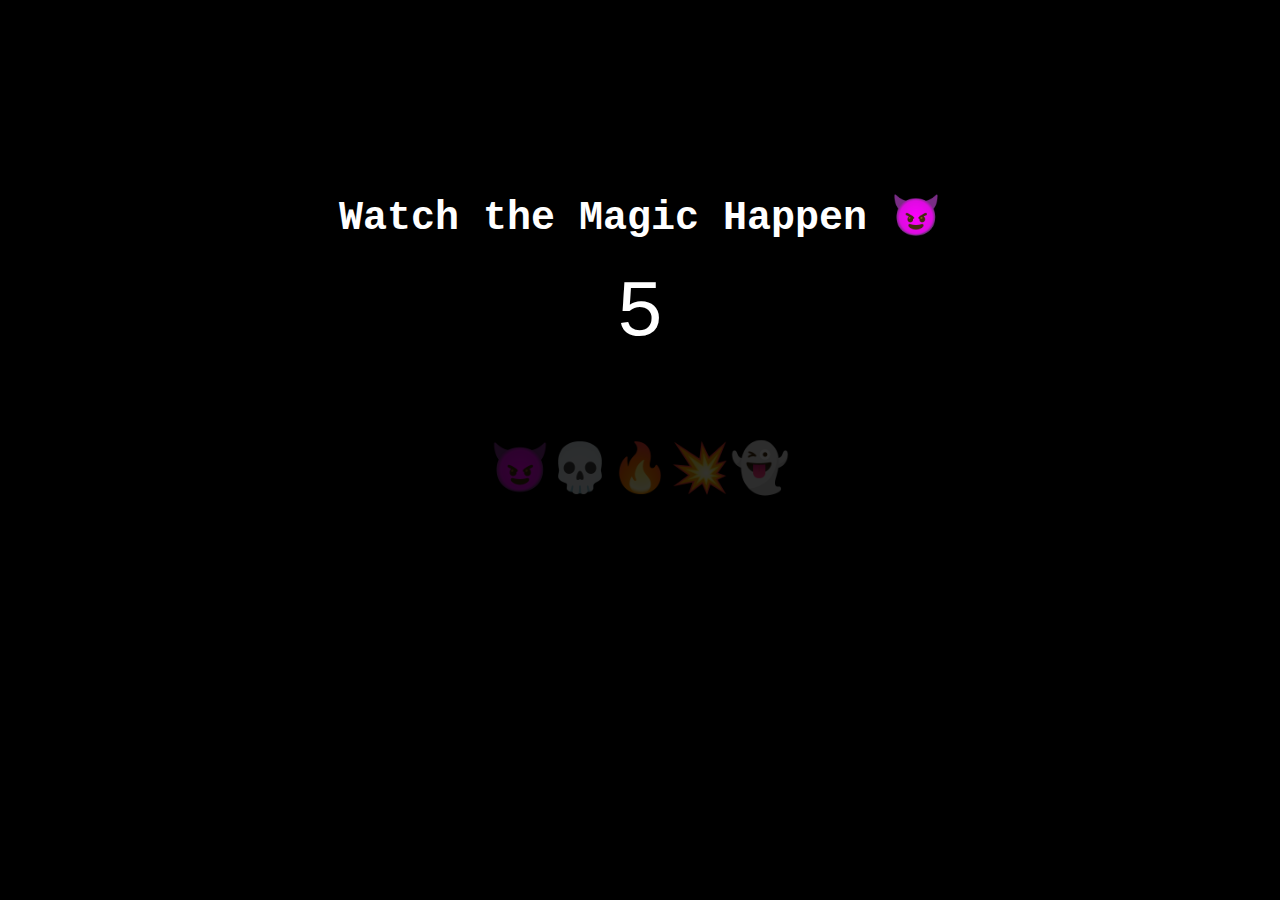
<file: index.html>
<!DOCTYPE html>
<html lang="en">
<head>
  <meta charset="UTF-8">
  <title>Magic Trick 😈</title>
  <link rel="stylesheet" href="style.css">
  <script src="script.js" defer></script>
</head>
<body>
  <div class="container">
    <h1>Watch the Magic Happen 😈</h1>
    <p id="countdown">5</p>
    <p class="emoji-bg">😈💀🔥💥👻</p>
  </div>
</body>
</html>
</file>
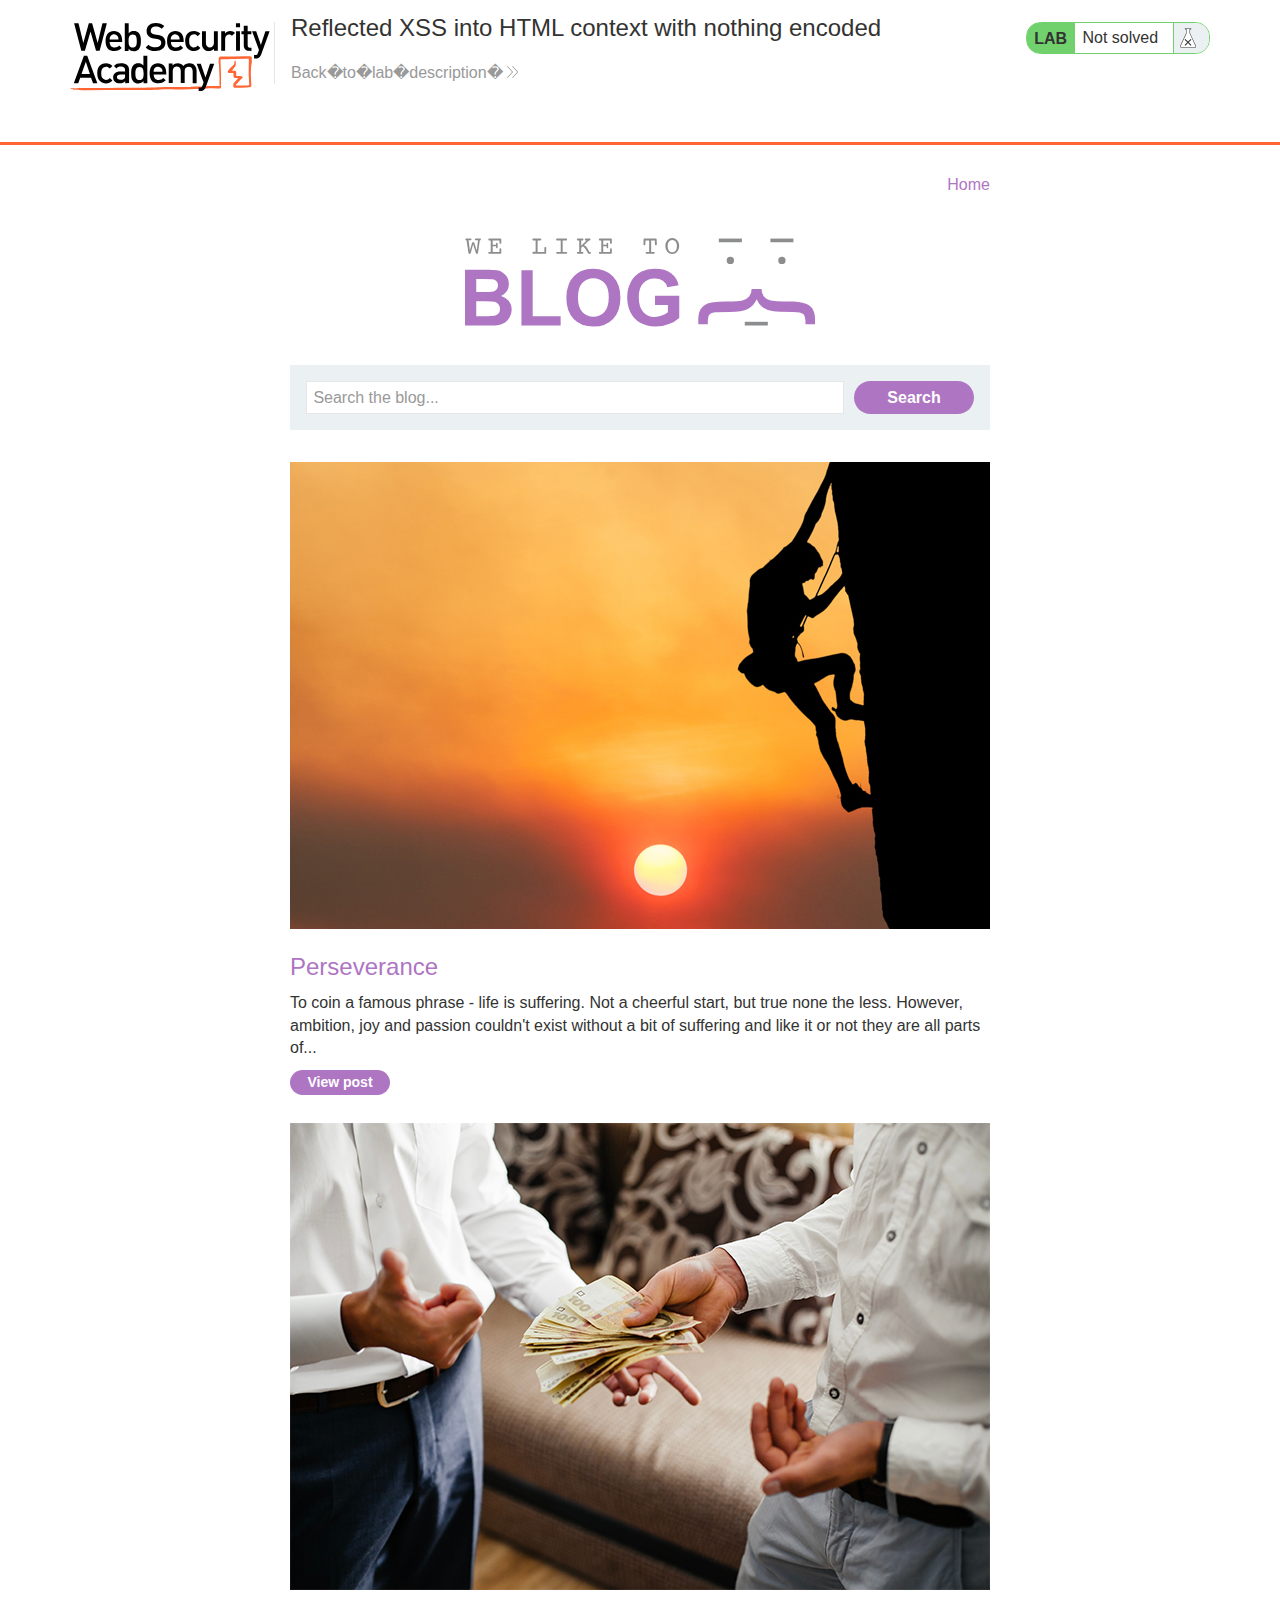
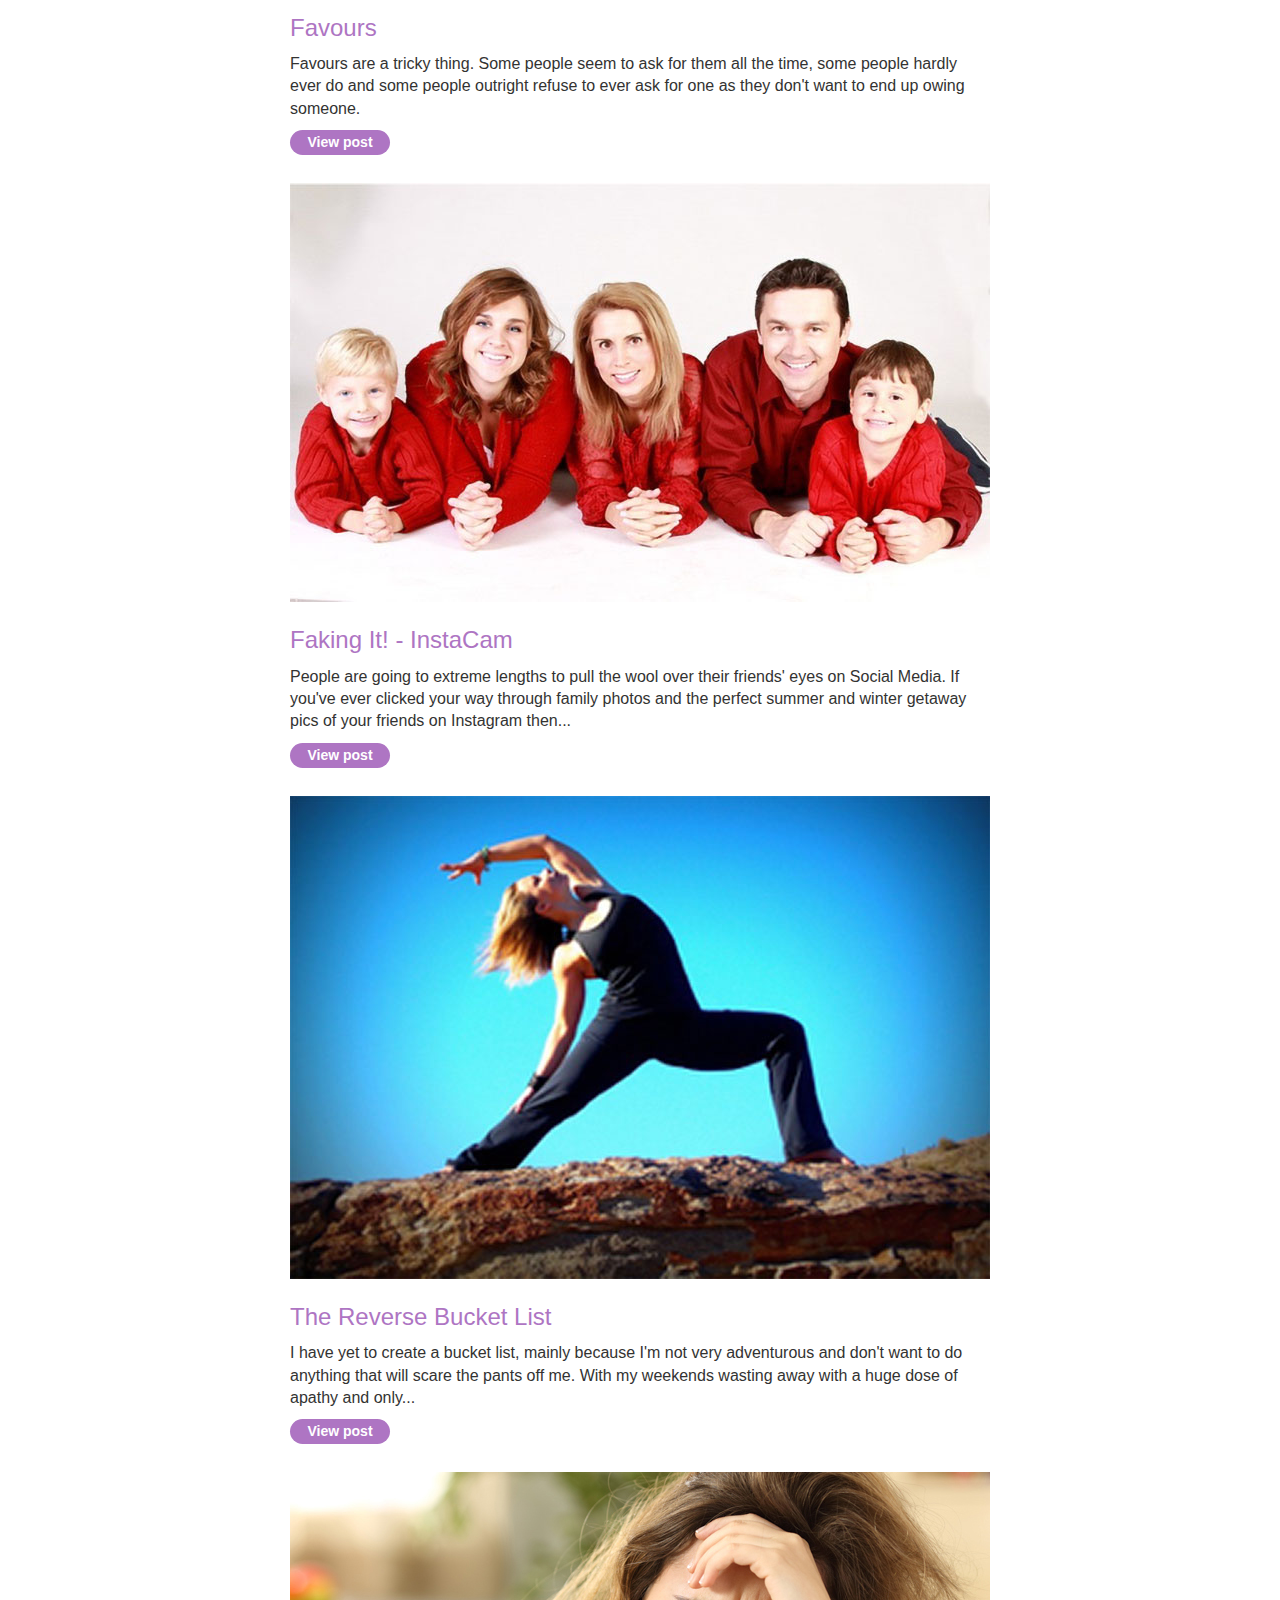
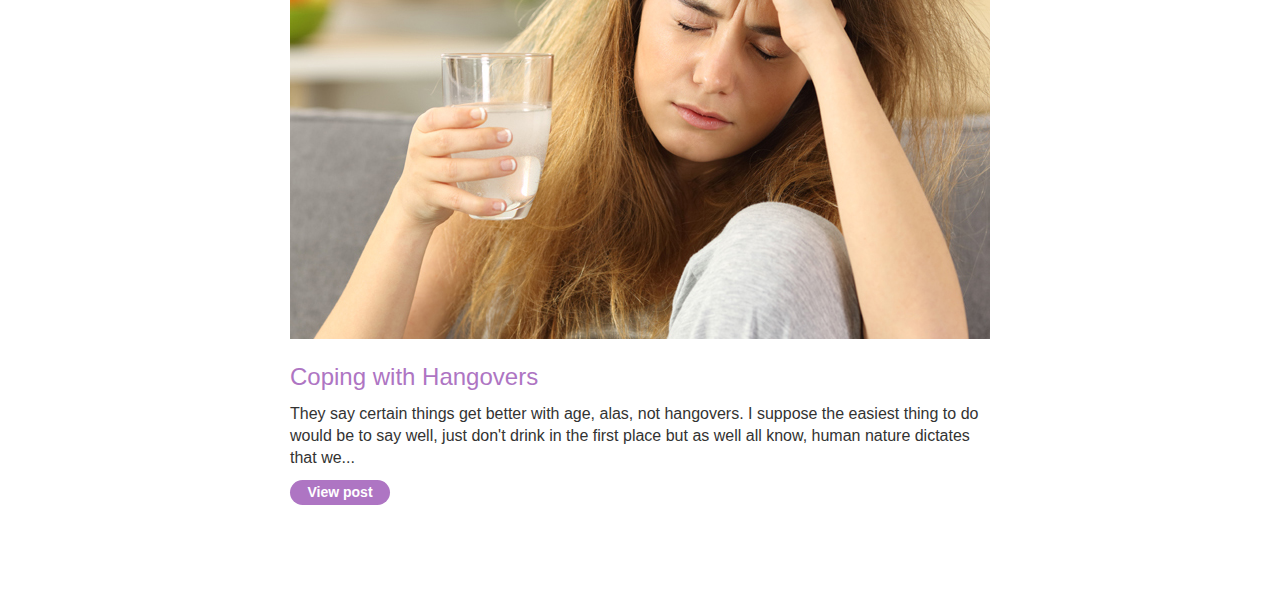
<file: saveweb2zip-com-0a0200ed04592589818d8ee100e600df-web-security-academy-net/index.html>
<!DOCTYPE html><html><head>
<meta charset="utf-8">
        <link href="css/academyLabHeader.css" rel="stylesheet">
        <link href="css/labsBlog.css" rel="stylesheet">
        <title>Reflected XSS into HTML context with nothing encoded</title>
    </head>
    <body>
        <script src="js/labHeader.js"></script>
        <div id="academyLabHeader">
            <section class="academyLabBanner">
                <div class="container">
                    <div class="logo"></div>
                        <div class="title-container">
                            <h2>Reflected XSS into HTML context with nothing encoded</h2>
                            <a class="link-back" href="https://portswigger.net/web-security/cross-site-scripting/reflected/lab-html-context-nothing-encoded">
                                Back�to�lab�description�
                                <svg version="1.1" id="Layer_1" xmlns="http://www.w3.org/2000/svg" xmlns:xlink="http://www.w3.org/1999/xlink" x="0px" y="0px" viewBox="0 0 28 30" enable-background="new 0 0 28 30" xml:space="preserve" title="back-arrow">
                                    <g>
                                        <polygon points="1.4,0 0,1.2 12.6,15 0,28.8 1.4,30 15.1,15"></polygon>
                                        <polygon points="14.3,0 12.9,1.2 25.6,15 12.9,28.8 14.3,30 28,15"></polygon>
                                    </g>
                                </svg>
                            </a>
                        </div>
                        <div class="widgetcontainer-lab-status is-notsolved">
                            <span>LAB</span>
                            <p>Not solved</p>
                            <span class="lab-status-icon"></span>
                        </div>
                    </div>
                </section></div>
            
        
        <div theme="blog">
            <section class="maincontainer">
                <div class="container is-page">
                    <header class="navigation-header">
                        <section class="top-links">
                            <a href="/">Home</a><p>|</p>
                        </section>
                    </header>
                    <header class="notification-header">
                    </header>
                    <section class="blog-header">
                        <img src="images/blog.svg">
                    </section>
                    <section class="search">
                        <form action="/" method="GET">
                            <input type="text" placeholder="Search the blog..." name="search">
                            <button type="submit" class="button">Search</button>
                        </form>
                    </section>
                    <section class="blog-list">
                        <div class="blog-post">
                        <a href="/post?postId=2"><img src="images/45.jpg"></a>
                        <h2>Perseverance</h2>
                        <p>To coin a famous phrase - life is suffering. Not a cheerful start, but true none the less. However, ambition, joy and passion couldn't exist without a bit of suffering and like it or not they are all parts of...</p>
                        <a class="button is-small" href="/post?postId=2">View post</a>
                        </div>
                        <div class="blog-post">
                        <a href="/post?postId=1"><img src="images/51.jpg"></a>
                        <h2>Favours</h2>
                        <p>Favours are a tricky thing. Some people seem to ask for them all the time, some people hardly ever do and some people outright refuse to ever ask for one as they don't want to end up owing someone.</p>
                        <a class="button is-small" href="/post?postId=1">View post</a>
                        </div>
                        <div class="blog-post">
                        <a href="/post?postId=5"><img src="images/7.jpg"></a>
                        <h2>Faking It! - InstaCam</h2>
                        <p>People are going to extreme lengths to pull the wool over their friends' eyes on Social Media. If you've ever clicked your way through family photos and the perfect summer and winter getaway pics of your friends on Instagram then...</p>
                        <a class="button is-small" href="/post?postId=5">View post</a>
                        </div>
                        <div class="blog-post">
                        <a href="/post?postId=3"><img src="images/24.jpg"></a>
                        <h2>The Reverse Bucket List</h2>
                        <p>I have yet to create a bucket list, mainly because I'm not very adventurous and don't want to do anything that will scare the pants off me. With my weekends wasting away with a huge dose of apathy and only...</p>
                        <a class="button is-small" href="/post?postId=3">View post</a>
                        </div>
                        <div class="blog-post">
                        <a href="/post?postId=4"><img src="images/47.jpg"></a>
                        <h2>Coping with Hangovers</h2>
                        <p>They say certain things get better with age, alas, not hangovers. I suppose the easiest thing to do would be to say well, just don't drink in the first place but as well all know, human nature dictates that we...</p>
                        <a class="button is-small" href="/post?postId=4">View post</a>
                        </div>
                    </section>
                </div>
            </section>
            <div class="footer-wrapper">
            </div>
        </div>
    

</body></html>
</file>
<file: style.css>
body {
  background: #000;
  color: white;
  font-family: 'Courier New', monospace;
  text-align: center;
  margin-top: 15%;
  overflow: hidden;
}

.container {
  animation: glow 1.5s infinite alternate;
}

h1 {
  font-size: 2.5em;
}

#countdown {
  font-size: 5em;
  margin-top: 20px;
}

.emoji-bg {
  font-size: 3em;
  margin-top: 30px;
  opacity: 0.2;
  animation: float 4s infinite linear;
}

@keyframes glow {
  from { text-shadow: 0 0 5px #f0f, 0 0 10px #0ff; }
  to { text-shadow: 0 0 15px #f0f, 0 0 30px #0ff; }
}

@keyframes float {
  0% { transform: translateY(0); }
  100% { transform: translateY(-20px); }
}
</file>
<file: saveweb2zip-com-0a0200ed04592589818d8ee100e600df-web-security-academy-net/css/academyLabHeader.css>
#academyLabHeader {
  all: initial;
  --spacingbase: 0.9em;
  --heading-line-height: 24px;
  font-family: Arial, Helvetica, sans-serif;
  font-size: 16px;
}
#academyLabHeader .academyLabBanner {
  background: #fff;
  color: #333332;
  -webkit-font-smoothing: antialiased;
  -moz-osx-font-smoothing: grayscale;
  line-height: 1.4;
  overflow-wrap: break-word;
  display: flex;
  background-color: #fff;
  border-bottom: 3px solid #ff6633;
  height: 145px;
}
#academyLabHeader .academyLabBanner h1, #academyLabHeader .academyLabBanner h2, #academyLabHeader .academyLabBanner h3, #academyLabHeader .academyLabBanner h4, #academyLabHeader .academyLabBanner h5, #academyLabHeader .academyLabBanner .h2, #academyLabHeader .academyLabBanner .h3, #academyLabHeader .academyLabBanner .h4, #academyLabHeader .academyLabBanner h5, #academyLabHeader .academyLabBanner .h5 {
  font-family: inherit;
  font-weight: 500;
  line-height: var(--heading-line-height);
  margin: calc(0.75 * var(--spacingbase)) 0 calc(0.5 * var(--spacingbase)) 0;
  color: #ff6633;
}
.is-dark #academyLabHeader .academyLabBanner {
  background: #333332;
  color: #fff;
}

#academyLabHeader .academyLabBanner .container {
  align-items: flex-start;
  display: flex;
  margin: 0 auto;
  padding: 1.4em 0;
  width: 1140px;
  background: #fff;
  margin: 0 auto;
  height: calc(100% - 7.5em);
}
@media screen and (max-width: 1190px) {
  #academyLabHeader .academyLabBanner .container {
    width: 100%;
    max-width: 1140px;
  }
}
.is-dark #academyLabHeader .academyLabBanner .container {
  background: #333332;
}

#academyLabHeader .academyLabBanner .container .logo {
  width: 204px;
  height: 70px;
  background-image: url("../images/logoAcademy.svg");
  background-repeat: no-repeat;
}
.is-dark #academyLabHeader .academyLabBanner .container .logo {
  background-image: url("../images/logoAcademyDark.svg");
}

#academyLabHeader .academyLabBanner .container .widgetcontainer-lab-status {
  border-radius: calc(1 * var(--spacingbase));
  display: flex;
  justify-content: space-between;
  border: 1px solid #70d16d;
  min-width: 184px;
  max-width: 184px;
  min-height: 32px;
}
#academyLabHeader .academyLabBanner .container .widgetcontainer-lab-status > span {
  background-repeat: no-repeat;
  display: flex;
  justify-content: center;
  align-items: center;
  font-weight: bold;
  padding: calc(0.1125 * var(--spacingbase)) calc(0.5 * var(--spacingbase)) 0 calc(0.5 * var(--spacingbase));
  background-color: #70d16d;
}
#academyLabHeader .academyLabBanner .container .widgetcontainer-lab-status > span:first-child {
  border-radius: calc(1 * var(--spacingbase) - 2px) 0 0 calc(1 * var(--spacingbase) - 2px);
  border-right: 1px solid #70d16d;
}
#academyLabHeader .academyLabBanner .container .widgetcontainer-lab-status p {
  flex: 1;
  margin: 0 calc(0.5 * var(--spacingbase));
  -webkit-align-self: center;
  -ms-flex-item-align: center;
  align-self: center;
}
#academyLabHeader .academyLabBanner .container .widgetcontainer-lab-status > span.lab-status-icon {
  border-radius: 0 calc(1 * var(--spacingbase) - 1px) calc(1 * var(--spacingbase) - 1px) 0;
  border-left: 1px solid #70d16d;
  background-position: calc(0.4 * var(--spacingbase)) center;
  width: 36px;
  box-sizing: border-box;
}
#academyLabHeader .academyLabBanner .container .widgetcontainer-lab-status.is-notsolved > span.lab-status-icon {
  background-color: #ebf0f2;
  background-image: url(../images/ps-lab-notsolved.svg);
}
#academyLabHeader .academyLabBanner .container .widgetcontainer-lab-status.is-solved > span.lab-status-icon {
  background-image: url(../images/ps-lab-solved.svg);
}
#academyLabHeader .academyLabBanner .title-container {
  flex: 1;
  border-left: 1px solid #e6e6e6;
  padding: 0 1em;
}
#academyLabHeader .academyLabBanner .title-container h2 {
  color: #333332;
  padding: 0 0 calc(0.5 * var(--spacingbase)) 0;
  font-size: 1.5em;
}
#academyLabHeader .academyLabBanner .title-container h2:first-child {
  margin-top: -6px;
}
.is-dark #academyLabHeader .academyLabBanner .title-container h2 {
  color: #fff;
}

#academyLabHeader .academyLabBanner .title-container .button {
  border-radius: 25px;
  touch-action: manipulation;
  user-select: none;
  color: #fff;
  font-size: 16px;
  font-weight: bold;
  padding: 7px 1em;
  text-align: center;
  text-decoration: none;
  white-space: nowrap;
  min-width: 120px;
  border-radius: 0px;
  background-color: #ff6633;
  margin-right: 3px;
}
#academyLabHeader .academyLabBanner .title-container .button:hover {
  background-color: #333332;
  color: #ff6633;
}
.is-dark #academyLabHeader .academyLabBanner .title-container .button:hover {
  background-color: #f6f6f6;
  color: #ff6633;
}

#academyLabHeader .academyLabBanner .title-container .link-back {
  color: #999;
  text-decoration: none;
}
#academyLabHeader .academyLabBanner .title-container .link-back:hover {
  color: #ff6633;
}
.is-dark #academyLabHeader .academyLabBanner .title-container .link-back {
  color: #ff6633;
}
.is-dark #academyLabHeader .academyLabBanner .title-container .link-back:hover {
  color: #e24920;
}

#academyLabHeader .academyLabBanner .title-container .link-back svg {
  height: 12px;
  fill: currentColor;
}

body {
  margin: auto;
  overflow-y: scroll;
}

#timer {
  font-size: 2.5em;
  font-weight: bold;
  color: red;
}

/*# sourceMappingURL=academyLabHeader.css.map */
</file>
<file: saveweb2zip-com-0a0200ed04592589818d8ee100e600df-web-security-academy-net/css/labsBlog.css>
:root {
  --spacingbase: 0.9em;
}

@media (min-width: 992px) {
  :root {
    --spacingbase: 1em;
  }
}
@media (min-width: 1200px) {
  :root {
    --spacingbase: 1.1em;
  }
}
/*2*/
/*4*/
/*8*/
/*12*/
/*20*/
/*32*/
/*52*/
/*84*/
/* component spacing */
/*Spacing used for container columns layouts*/
:root {
  /* set base values */
  --text-base-size: 1em;
  --text-scale-ratio: 1.1;
  /* type scale */
  --text-xs: calc(1em / (var(--text-scale-ratio) * var(--text-scale-ratio)));
  --text-sm: calc(1em / var(--text-scale-ratio));
  --text-md: calc(1.01em * var(--text-scale-ratio));
  --text-lg: calc(1em * var(--text-scale-ratio) * var(--text-scale-ratio));
  --text-xl: calc(1em * var(--text-scale-ratio) * var(--text-scale-ratio) * var(--text-scale-ratio));
  --text-xxl: calc(1em * var(--text-scale-ratio) * var(--text-scale-ratio) * var(--text-scale-ratio) * var(--text-scale-ratio));
  --text-xxxl: calc(1em * var(--text-scale-ratio) * var(--text-scale-ratio) * var(--text-scale-ratio) * var(--text-scale-ratio) * var(--text-scale-ratio));
  /* line-height */
  --heading-line-height: 1;
  --text-lineheight: 1.4;
  --text-lineheight-sm: 1.3;
  --text-lineheight-md: 1.45;
  --text-lineheight-lrg: 1.5;
}

@media (min-width: 992px) {
  :root {
    --text-scale-ratio: 1.15;
    --text-lineheight: 1.45;
  }
}
@media (min-width: 1200px) {
  :root {
    --text-scale-ratio: 1.2;
    --text-lineheight: 1.5;
  }
}
.orange-border-bottom {
  border-bottom: 2px solid #ff6633 !important;
  padding: 5px 0px !important;
}

.white-border-bottom, .navcontainer .navlist-container h3 {
  border-bottom: 1px solid #fff !important;
}

.light-grey-border {
  border: 1px solid #b3b3b3 !important;
}

.light-grey-border-top {
  border-top: 1px solid #b3b3b3 !important;
}

.lighter-grey-border {
  border: 1px solid #cbd0d1 !important;
}

.lighter-grey-border-bottom, .navcontainer .navlist-container h3 {
  border-bottom: 1px solid #cbd0d1 !important;
}

.border-bottom-grey {
  border-bottom: 1px solid #999 !important;
}

.border-top-grey {
  border-top: 1px solid #999 !important;
}

.border-bottom-light-grey {
  border-bottom: 1px solid #b3b3b3 !important;
}

.border-top-light-grey {
  border-top: 1px solid #b3b3b3 !important;
}

.border-bottom-x-light-grey {
  border-bottom: 1px solid #e6e6e6 !important;
}

.border-top-x-light-grey {
  border-top: 1px solid #e6e6e6 !important;
}

div.border-bottom-x-light-grey {
  margin: 1em 0 !important;
}

.white-border-dashed-offset {
  outline: 1px dashed #fff;
  outline-offset: -6px;
}

.x-light-grey-border {
  border: 1px solid #e6e6e6 !important;
}

.maincontainer h1,
.maincontainer h2,
.maincontainer h3,
.maincontainer h4 {
  color: #ae75c3;
}
.maincontainer h1 a,
.maincontainer h2 a,
.maincontainer h3 a,
.maincontainer h4 a {
  color: #ae75c3;
}

*, *:before, *:after {
  -moz-box-sizing: border-box;
  -webkit-box-sizing: border-box;
  box-sizing: border-box;
}

body {
  margin: 0;
  min-width: 290px;
  min-height: 100vh;
}

.is-flex {
  display: -webkit-box;
  display: -moz-box;
  display: -ms-flexbox;
  display: -webkit-flex;
  display: flex;
}
.is-flex .maincontainer {
  -moz-flex: 1 1 auto;
  -webkit-flex: 1 1 auto;
  -ms-flex: 1 1 auto;
  flex: 1 1 auto;
  min-height: 100vh;
  min-width: 0;
}
.is-flex.flexdirection-col {
  -webkit-box-direction: normal;
  -webkit-box-orient: vertical;
  -moz-box-direction: normal;
  -moz-box-orient: vertical;
  -webkit-flex-direction: column;
  -ms-flex-direction: column;
  flex-direction: column;
}

.container {
  height: calc(100% - 7.5em);
}

hr {
  border: 1px solid #e6e6e6;
  margin: 1.8em 0;
}

hr:last-of-type {
  margin-top: 0;
}

.hidden {
  display: none !important;
  visibility: hidden !important;
}

.container-list-tiles {
  -webkit-box-pack: justify;
  -moz-box-pack: justify;
  -ms-flex-pack: justify;
  -webkit-justify-content: space-between;
  justify-content: space-between;
  display: -webkit-box;
  display: -moz-box;
  display: -ms-flexbox;
  display: -webkit-flex;
  display: flex;
  flex-wrap: wrap;
  margin: 1em 0;
}
.container-list-tiles > div {
  padding: 1em 0 2em 0;
  -moz-flex: 1 0 24%;
  -webkit-flex: 1 0 24%;
  -ms-flex: 1 0 24%;
  flex: 1 0 24%;
  max-width: 24%;
}
.container-list-tiles > div img:first-of-type {
  border: 1px solid #e6e6e6;
  width: 270px;
  height: 200px;
  border-radius: 5px;
  opacity: 0.9;
  padding: 0;
}
.container-list-tiles > div img:nth-of-type(2) {
  border: none;
}
.container-list-tiles > div h3 {
  font-size: 0.8em;
  font-weight: bold;
}
.container-list-tiles > div .button {
  float: unset;
  margin: 0.7em auto 0 auto;
  display: block;
  border-radius: 0;
}

@media screen and (max-width: 1024px) {
  .maincontainer {
    min-height: 360px;
  }
}
@media screen and (max-width: 991px) {
  .is-flex {
    flex-direction: column;
  }
  .is-flex .rightcol {
    margin-left: 0px;
    max-width: 100%;
  }
}
.container {
  width: 1140px;
  background: #fff;
  margin: 0 auto;
  padding: 0;
}
.container.is-flex {
  display: -webkit-box;
  display: -moz-box;
  display: -ms-flexbox;
  display: -webkit-flex;
  display: flex;
}
.container.is-flex .leftcol {
  margin-right: 1.8em;
}
.container.is-flex .maincol {
  -moz-flex: 1 1 auto;
  -webkit-flex: 1 1 auto;
  -ms-flex: 1 1 auto;
  flex: 1 1 auto;
  min-height: 100%;
  min-width: 0;
}
.container.is-flex .rightcol {
  margin-left: 1.8em;
  max-width: 31.8em;
}

.maincontainer .container {
  padding: 1.8em 0;
}
.maincontainer .container .information {
  background: #ebf0f2;
  padding: 1em;
  border-radius: 15px;
}
.maincontainer .container .information p:last-of-type {
  margin-bottom: 0;
}

@media screen and (max-width: 1190px) {
  .container {
    padding: 0 1em;
    width: 100%;
    max-width: 1140px;
  }

  .maincontainer .container {
    padding: 1.8em 1em;
  }
}
@media screen and (max-width: 1024px) {
  .maincontainer {
    min-height: 360px;
  }
}
@media screen and (max-width: 991px) {
  .container.is-flex {
    flex-direction: column;
  }
  .container.is-flex .rightcol {
    margin-left: 0px;
    max-width: 100%;
  }
}
a {
  color: #ae75c3;
  text-decoration: none;
}
a:hover, a:active {
  color: #9160a5;
  text-decoration: underline;
}
a.white {
  color: #fff;
}

.is-linkback {
  text-align: right;
}
.is-linkback:before {
  content: "<";
  color: #ae75c3;
}
.is-linkback:before:hover, .is-linkback:before:active {
  color: #9160a5;
  text-decoration: underline;
}
.is-linkback a:hover {
  text-decoration: none;
}

.margin-none {
  margin: 0px !important;
}

.short-content-spacing {
  margin: 4% 0 6% 0 !important;
}

.center-block {
  display: block;
  margin-right: auto;
  margin-left: auto;
}

.margin-s {
  margin: 5px !important;
}

.margin-m {
  margin: 1em !important;
}

.margin-l {
  margin: 1.8em !important;
}

.margin-left-s {
  margin-left: 5px !important;
}

.margin-left-m {
  margin-left: 1em !important;
}

.margin-left-l {
  margin-left: 1.8em !important;
}

.margin-right-s {
  margin-right: 5px !important;
}

.margin-right-m {
  margin-right: 1em !important;
}

.margin-right-l {
  margin-right: 1.8em !important;
}

.margin-top-s {
  margin-top: 10px !important;
}

.margin-top-m {
  margin-top: 1.8em !important;
}

.margin-top-l {
  margin-top: 50px !important;
}

.margin-bottom-s {
  margin-bottom: 10px !important;
}

.margin-bottom-m {
  margin-bottom: 1.8em !important;
}

.margin-bottom-l {
  margin-bottom: 50px !important;
}

.margin-bottom-40 {
  margin-bottom: 40%;
}

.navcontainer {
  min-height: 100vh;
  min-width: 400px;
  max-width: 400px;
  background-color: #0071bc;
  padding: 1em;
  position: fixed;
}
.navcontainer h1, .navcontainer h2, .navcontainer h3, .navcontainer h4, .navcontainer li, .navcontainer a {
  color: #fff;
}
.navcontainer h2 {
  font-size: var(--text-xl);
}
.navcontainer .navlist-container {
  overflow: scroll;
  max-height: calc(100vh - 100px);
}
.navcontainer .navlist-container h3 {
  margin: 16px 0 8px 0;
  display: block;
  font-size: 1em;
  font-weight: bold;
  width: 100%;
  color: #fff;
}
.navcontainer .navlist-container h3:first-of-type {
  margin: 0 0 8px 0;
}
.navcontainer .navlist-container a {
  text-decoration: none;
}
.navcontainer .navlist-container a:hover {
  background-color: #094c72;
}
.navcontainer .navlist-container ul {
  padding: 0;
  margin: 0;
}
.navcontainer .navlist-container ul li {
  list-style: none;
  line-height: 1.5em;
  background: none;
  padding: 0;
  margin: 5px;
  position: relative;
  right: 5px;
}
.navcontainer .navlist-container ul li a {
  width: 100%;
  height: 100%;
  display: block;
  padding-left: 5px;
}
.navcontainer .navlist-container ul li.is-dropdown {
  font-weight: 600;
  right: 0;
}
.navcontainer .navlist-container ul li.is-dropdown label {
  display: inline-block;
  -webkit-transform: rotate(90deg) scale(1, 1.5);
  -moz-transform: rotate(90deg) scale(1, 1.5);
  -ms-transform: rotate(90deg) scale(1, 1.5);
  -o-transform: rotate(90deg) scale(1, 1.5);
  transform: rotate(90deg) scale(1, 1.5);
  font-size: 18px;
  margin-right: 5px;
  font-weight: 400;
  color: white;
}
.navcontainer .navlist-container ul li.is-dropdown label + ul li {
  display: none;
  font-weight: 400;
}
.navcontainer .navlist-container ul li.is-dropdown input[type=checkbox]:checked + label {
  -webkit-transform: rotate(270deg) scale(1, 1.5);
  -moz-transform: rotate(270deg) scale(1, 1.5);
  -ms-transform: rotate(270deg) scale(1, 1.5);
  -o-transform: rotate(270deg) scale(1, 1.5);
  transform: rotate(270deg) scale(1, 1.5);
}
.navcontainer .navlist-container ul li.is-dropdown input[type=checkbox]:checked + label + ul {
  margin: 0 0 0 15px;
}
.navcontainer .navlist-container ul li.is-dropdown input[type=checkbox]:checked + label + ul li {
  display: block;
}

.section-padding {
  padding: 1.8em 0;
}

.section-padding-lrg {
  padding: 40px 0px;
}

@media only screen and (max-width: 767px) {
  .section-padding, .section-padding-lrg {
    padding: 1em 0;
  }
}
.padding-s {
  padding: 5px !important;
}

.padding-m {
  padding: 1em !important;
}

.padding-l {
  padding: 1.8em !important;
}

.padding-left-s, .navcontainer .navlist-container h3 {
  padding-left: 5px !important;
}

.padding-left-m {
  padding-left: 1em !important;
}

.padding-left-l {
  padding-left: 1.8em !important;
}

.padding-right-s {
  padding-right: 5px !important;
}

.padding-right-m {
  padding-right: 1em !important;
}

.padding-right-l {
  padding-right: 1.8em !important;
}

.padding-top-s {
  padding-top: 10px !important;
}

.padding-top-m {
  padding-top: 1.8em !important;
}

.padding-top-l {
  padding-top: 50px !important;
}

.padding-bottom-s {
  padding-bottom: 10px !important;
}

.padding-bottom-m {
  padding-bottom: 1.8em !important;
}

.padding-bottom-l {
  padding-bottom: 50px !important;
}

body {
  background: #fff !important;
  color: #333332;
  font-size: 16px;
  -webkit-font-smoothing: antialiased;
  -moz-osx-font-smoothing: grayscale;
  font-family: Arial, "Helvetica Neue", Helvetica, sans-serif;
  line-height: 1.4;
  overflow-wrap: break-word;
  word-wrap: break-word;
}

p {
  margin: 0 0 10px;
}
p.is-warning {
  color: #b50000;
  display: inline;
  margin-left: calc(0.25 * var(--spacingbase));
}
p.is-warning:first-child {
  margin-left: 0;
}

.smaller-text {
  font-size: 0.9em;
}

h1, h2, h3, h4, h5, .h2, .h3, .h4, h5, .h5 {
  font-family: inherit;
  font-weight: 500;
  line-height: var(--heading-line-height);
  margin: calc(0.75 * var(--spacingbase)) 0 calc(0.5 * var(--spacingbase)) 0;
  color: #ff6633;
}
h1.is-underlined, h2.is-underlined, h3.is-underlined, h4.is-underlined, h5.is-underlined, .h2.is-underlined, .h3.is-underlined, .h4.is-underlined, h5.is-underlined, .h5.is-underlined {
  border-bottom: 1px solid #ff6633;
  padding-bottom: calc(0.1125 * var(--spacingbase));
}
h1:first-child, h2:first-child, h3:first-child, h4:first-child, h5:first-child, .h2:first-child, .h3:first-child, .h4:first-child, h5:first-child, .h5:first-child {
  margin-top: 0;
}
h1:last-child, h2:last-child, h3:last-child, h4:last-child, h5:last-child, .h2:last-child, .h3:last-child, .h4:last-child, h5:last-child, .h5:last-child {
  margin-bottom: 0;
}

h1, .h1 {
  font-size: var(--text-xxxl);
}

h2, .h2 {
  font-size: var(--text-xxl);
}

h3, .h3 {
  font-size: var(--text-xl);
}

h4, .h4 {
  font-size: var(--text-lg);
}

h5, .h5 {
  font-size: var(--text-md);
  line-height: var(--text-lineheight);
}

cite {
  margin: 1em 2em;
  font-style: italic;
  display: inline-block;
  border-left: 2px solid #ff6633;
  padding: 0 1.6em;
  color: rgba(51, 51, 51, 0.3);
}

.smallprint {
  font-size: 12px;
}

.nowrap, .text-nowrap {
  white-space: nowrap !important;
}

.pre-wrap {
  white-space: pre-wrap !important;
}

.text-left {
  text-align: left !important;
}

.text-center {
  text-align: center !important;
}

.text-right {
  text-align: right !important;
}

.navcontainer .navlist-container h3 {
  text-transform: uppercase;
}

.text-highlight {
  font-weight: 600;
}

.iefix-word-break {
  -ms-word-break: break-all;
}

.light-grey-text {
  color: #b3b3b3;
}

.is-dark input, .is-dark textarea {
  font-family: Courier, monospace;
}

.block {
  display: block;
}

.is-initiallyhidden {
  display: none;
}

input[type=submit], input[type=button], input[type=reset], button {
  font-family: inherit;
  font-size: inherit;
}

.button {
  -webkit-border-radius: 25px;
  -moz-border-radius: 25px;
  border-radius: 25px;
  -ms-touch-action: manipulation;
  touch-action: manipulation;
  -webkit-user-select: none;
  -moz-user-select: none;
  -ms-user-select: none;
  user-select: none;
  background-color: #ae75c3;
  color: #fff;
  font-size: 16px;
  font-weight: bold;
  padding: 7px 1em;
  text-align: center;
  text-decoration: none !important;
  white-space: nowrap;
  min-width: 120px;
}
.button.disabled {
  border: 1px solid #999999;
  background-color: #cccccc;
  color: #666666;
}
.button:hover:enabled, .button:active:enabled {
  cursor: pointer;
  color: #fff;
}
.button:hover:enabled {
  -o-transition: background-color 0.3s ease, color 0.3s ease;
  -moz-transition: background-color 0.3s ease, color 0.3s ease;
  -webkit-transition: background-color 0.3s ease, color 0.3s ease;
  transition: background-color 0.3s ease, color 0.3s ease;
  background-color: #9160a5;
}
.button:active:enabled {
  -o-transition: none;
  -moz-transition: none;
  -webkit-transition: none;
  transition: none;
  background-color: #6f4582;
}
.button.is-large {
  -webkit-border-radius: 20px;
  -moz-border-radius: 20px;
  border-radius: 20px;
  padding: 5px 25px;
  min-width: 200px;
  font-size: 24px;
}
.button.is-small {
  padding: 5px 12px;
  min-width: 100px;
  font-size: 14px;
  line-height: 15px;
}
.button.is-warning {
  background-color: #d60000;
}
.button.is-warning:hover:enabled, .button.is-warning:active:enabled {
  background-color: #b50000;
}
.button.is-positiveaction {
  background-color: #70d16d;
}
.button.is-positiveaction:hover:enabled, .button.is-positiveaction:active:enabled {
  background-color: #089800;
}
.button a:hover {
  text-decoration: none;
}

button.button {
  border: none;
}

input[type=submit], input[type=button], input[type=reset] {
  text-size-adjust: 100%;
  -webkit-appearance: button;
}

@media only screen and (max-width: 767px) {
  input[type=submit], input[type=button], input[type=reset], button, .btn {
    margin: 1em 0;
  }
}
@media screen and (max-width: 480px) {
  input[type=submit], input[type=button], input[type=reset], button, .btn {
    margin: 2em auto;
    display: block;
    width: 100%;
  }
}
.top-links {
  text-align: right;
  display: flex;
  justify-content: flex-end;
  flex: 0 1 100%;
}
.top-links .user-level-administrator {
  font-weight: bold;
}

.top-links p {
  padding: 0 10px;
}

.top-links p:last-child {
  display: none;
}

.shipping-info {
  display: flex;
  color: #0071bc;
  flex: 1 0 auto;
}

.shipping-info img {
  padding-right: 11px;
}

.navigation-header {
  display: flex;
}

input, button, select, textarea {
  font-family: inherit;
  font-size: inherit;
}

input, select, textarea {
  -webkit-border-radius: 0;
  -moz-border-radius: 0;
  border-radius: 0;
  width: 100%;
  min-height: 1.5em;
  border: 1px solid #e6e6e6;
  padding: 0.4em;
  background-color: #fff;
  color: #333332;
  margin-bottom: 1em;
  max-width: 100%;
}
input:hover, select:hover, textarea:hover {
  border: 1px solid #cbd0d1;
}
input:focus, select:focus, textarea:focus {
  border: 1px solid #ae75c3;
  outline: 1px solid #ae75c3;
}

textarea {
  width: 100%;
}

form {
  max-width: 700px;
}
form input[type=username], form input[type=password] {
  max-width: 50%;
  display: block;
}
form button {
  display: inline-block;
  margin: 1em 0;
}

select {
  -webkit-border-radius: 0;
  -moz-border-radius: 0;
  border-radius: 0;
  margin: 4px 0px;
  height: 30px;
  border: 1px solid #e6e6e6;
  padding: 4px;
  background-color: white !important;
  color: #333332;
  font-family: inherit;
  font-size: inherit;
  min-width: 120px;
  max-width: 320px;
}
select::-ms-expand {
  display: none;
}
select:hover {
  border: 1px solid #cbd0d1;
}
select:focus {
  border: 1px solid #ae75c3;
}

.confirmation {
  display: flex;
  flex-direction: column;
  align-items: center;
}

label {
  color: #999;
  display: block;
  line-height: 25px;
}

.notification-labsolved-hidden {
  max-height: 0;
  opacity: 0;
  overflow: hidden;
  visibility: hidden;
}
.notification-labsolved-hidden .container {
  max-height: 0;
}

.notification-labsolved {
  -o-transition: max-height 0.5s ease-in 0s, opacity 0.5s ease-in 0.2s, transition 0.5s ease-in 0.2s;
  -moz-transition: max-height 0.5s ease-in 0s, opacity 0.5s ease-in 0.2s, transition 0.5s ease-in 0.2s;
  -webkit-transition: max-height 0.5s ease-in 0s, opacity 0.5s ease-in 0.2s, transition 0.5s ease-in 0.2s;
  transition: max-height 0.5s ease-in 0s, opacity 0.5s ease-in 0.2s, transition 0.5s ease-in 0.2s;
  background-color: #ff6633;
  opacity: 1;
  max-height: 100px;
  visibility: visible;
}
.notification-labsolved .container {
  display: -webkit-box;
  display: -moz-box;
  display: -ms-flexbox;
  display: -webkit-flex;
  display: flex;
  -webkit-box-pack: justify;
  -moz-box-pack: justify;
  -ms-flex-pack: justify;
  -webkit-justify-content: space-between;
  justify-content: space-between;
  -webkit-box-align: center;
  -moz-box-align: center;
  -ms-flex-align: center;
  -webkit-align-items: center;
  align-items: center;
  -o-transition: max-height 0.5s ease-in 0s, padding 0.5s ease-in 0s;
  -moz-transition: max-height 0.5s ease-in 0s, padding 0.5s ease-in 0s;
  -webkit-transition: max-height 0.5s ease-in 0s, padding 0.5s ease-in 0s;
  transition: max-height 0.5s ease-in 0s, padding 0.5s ease-in 0s;
  background-color: #ff6633;
  margin: 0 auto;
  max-height: 100px;
  padding: calc(calc(1 * var(--spacingbase)) - 3px) 0 calc(1 * var(--spacingbase)) 0;
}
.notification-labsolved .container h4 {
  flex: 1;
  margin: 0;
  padding-right: 10px;
}
.notification-labsolved .container span {
  padding-right: 10px;
  font-weight: bold;
}
.notification-labsolved .container h4, .notification-labsolved .container a, .notification-labsolved .container span {
  color: #fff;
}
.notification-labsolved .container a {
  display: -webkit-inline-flex;
  display: -ms-inline-flexbox;
  display: inline-flex;
  -webkit-box-align: center;
  -moz-box-align: center;
  -ms-flex-align: center;
  -webkit-align-items: center;
  align-items: center;
  vertical-align: middle;
}
.notification-labsolved .container a.button {
  background-color: #333332;
  border-radius: 0;
  min-width: 0;
  padding: 0 5px;
  background-color: transparent;
}
.notification-labsolved .container a.button:hover {
  color: #333332;
}
.notification-labsolved .container a.button svg {
  fill: currentColor;
  padding-right: 5px;
}
.notification-labsolved .container a:last-child {
  -o-transition: color 0.2s, fill 0.2s;
  -moz-transition: color 0.2s, fill 0.2s;
  -webkit-transition: color 0.2s, fill 0.2s;
  transition: color 0.2s, fill 0.2s;
  padding-left: 20px;
}
.notification-labsolved .container a:last-child svg {
  fill: currentColor;
  padding-left: 5px;
  height: 12px;
}
.notification-labsolved .container a:last-child:hover {
  text-decoration: none;
  color: #333332;
}

.search, .search-filters, .login-form {
  background: #ebf0f2;
  padding: 1em;
}
.search input, .search textarea, .search-filters input, .search-filters textarea, .login-form input, .login-form textarea {
  background: white;
}
.search input::-webkit-input-placeholder, .search textarea::-webkit-input-placeholder, .search-filters input::-webkit-input-placeholder, .search-filters textarea::-webkit-input-placeholder, .login-form input::-webkit-input-placeholder, .login-form textarea::-webkit-input-placeholder {
  color: #999;
}
.search input:-moz-placeholder, .search textarea:-moz-placeholder, .search-filters input:-moz-placeholder, .search-filters textarea:-moz-placeholder, .login-form input:-moz-placeholder, .login-form textarea:-moz-placeholder {
  color: #999;
}
.search input::-moz-placeholder, .search textarea::-moz-placeholder, .search-filters input::-moz-placeholder, .search-filters textarea::-moz-placeholder, .login-form input::-moz-placeholder, .login-form textarea::-moz-placeholder {
  color: #999;
}
.search input:-ms-input-placeholder, .search textarea:-ms-input-placeholder, .search-filters input:-ms-input-placeholder, .search-filters textarea:-ms-input-placeholder, .login-form input:-ms-input-placeholder, .login-form textarea:-ms-input-placeholder {
  color: #999;
}

.login-form img {
  margin-right: 1em;
  width: 5em;
}

.search {
  color: white;
}
.search form {
  display: -webkit-box;
  display: -moz-box;
  display: -ms-flexbox;
  display: -webkit-flex;
  display: flex;
  margin: 0 auto;
}
.search form input {
  -moz-flex: 1 1 auto;
  -webkit-flex: 1 1 auto;
  -ms-flex: 1 1 auto;
  flex: 1 1 auto;
  margin-bottom: 0;
}
.search form input:hover {
  border: 1px solid #cbd0d1;
}
.search form input:focus {
  border: 1px solid #ae75c3;
  outline: 1px solid #ae75c3;
}
.search form button {
  margin: 0 0 0 0.6em;
}

.search-filters {
  color: white;
}
.search-filters a {
  border: 1px solid white;
  padding: 4px 5px;
  margin: 3px 0;
  display: inline-block;
}
.search-filters a:hover {
  -o-transition: background 0.2s linear;
  -moz-transition: background 0.2s linear;
  -webkit-transition: background 0.2s linear;
  transition: background 0.2s linear;
  background: #fff;
  border: 1px solid #cbd0d1;
  text-decoration: none;
}
.search-filters a:focus {
  border: 1px solid #ae75c3;
}

#mysteryObjective {
  margin-top: 0.5em;
}

#mysteryObjective.revealed {
  font-size: 0.8em;
}

#mysteryReveal, #mysteryLink {
  cursor: pointer;
}

[theme=blog] {
  margin: auto;
}
[theme=blog] h1 {
  font-size: 1.8em;
}
[theme=blog] h2 {
  font-size: 1.5em;
}
[theme=blog] .blog-header {
  margin: 2.5em 0 2em 0;
  text-align: center;
}
[theme=blog] .blog-header img {
  width: 350px;
}
[theme=blog] .comment {
  border-top: 1px solid #ebf0f2;
  margin: 1em 0;
  padding-top: 1em;
}
[theme=blog] .comment img {
  float: left;
  margin-right: 1em;
  width: 1.6em;
}
[theme=blog] .add-comment .button {
  display: table;
  margin: 1em 0;
}
[theme=blog] .add-comment img {
  width: 5em;
}
[theme=blog] .blog-top-links {
  text-align: right;
}
[theme=blog] .container.is-page {
  width: 700px;
}
[theme=blog] .blog-list {
  width: 700px;
  margin: 2em auto;
}
[theme=blog] .blog-list a.button {
  margin-bottom: 2em;
  display: inline-block;
}
[theme=blog] .blog-list a img {
  border-top: 1px solid #e6e6e6;
  padding-top: 2em;
}
[theme=blog] .blog-list a img:first-child {
  border-top: 0;
  padding-top: 0;
}

/*# sourceMappingURL=labsBlog.css.map */
</file>
